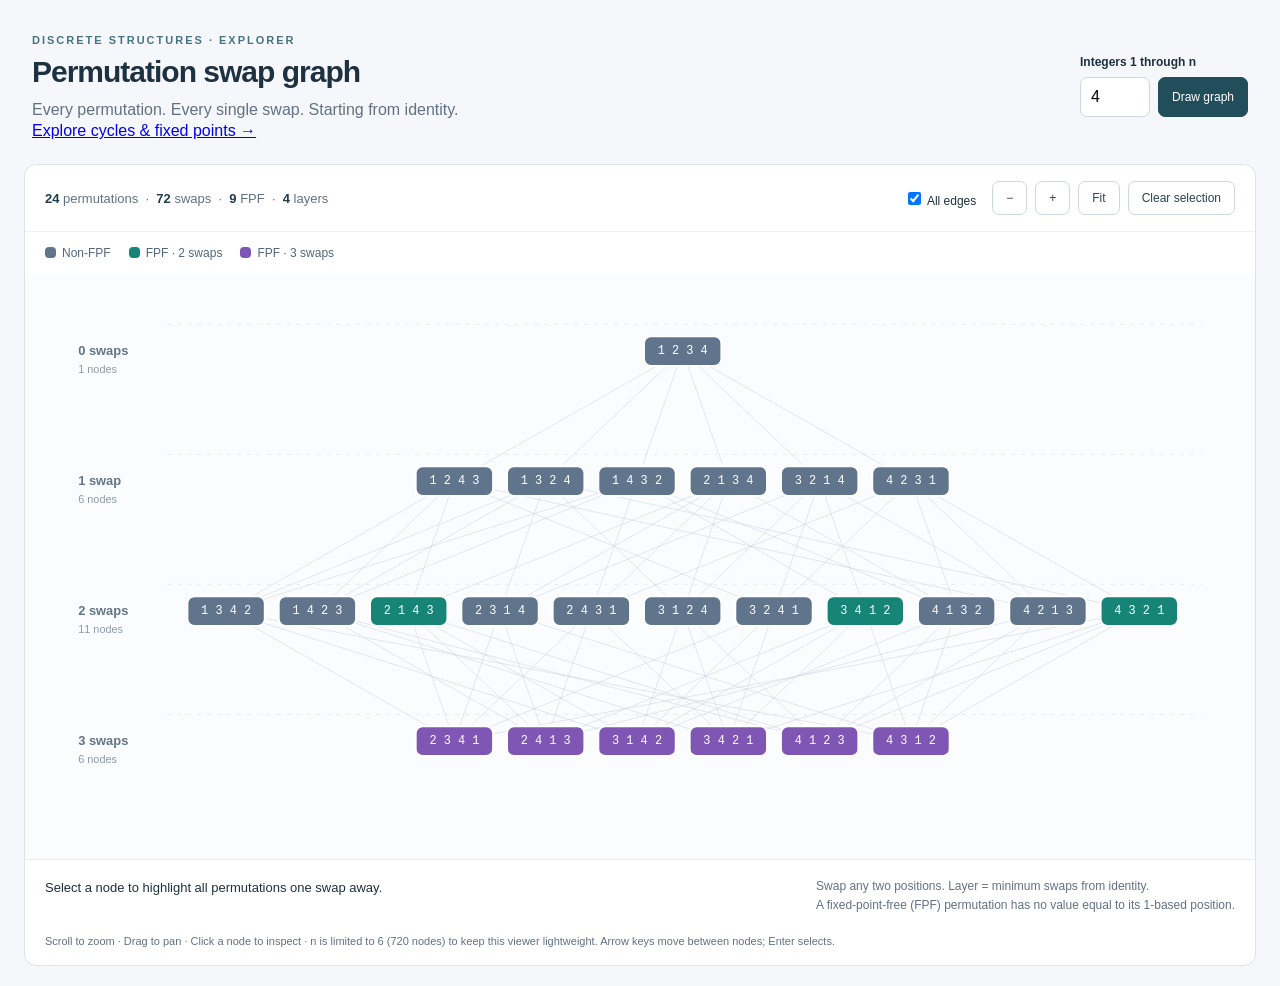
<file: fpf/index.html>
<!doctype html>
<html lang="en">
<head>
  <meta charset="utf-8">
  <meta name="viewport" content="width=device-width, initial-scale=1">
  <title>Permutation swap graph</title>
  <link rel="stylesheet" href="style.css">
</head>
<body>
  <header>
    <div><p class="eyebrow">DISCRETE STRUCTURES · EXPLORER</p><h1>Permutation swap graph</h1><p>Every permutation. Every single swap. Starting from identity.</p><a href="cycles.html">Explore cycles &amp; fixed points →</a></div>
    <form id="controls"><label for="size">Integers 1 through n</label><div class="input-row"><input id="size" type="number" min="1" max="6" value="4" required><button>Draw graph</button></div></form>
  </header>
  <main>
    <section class="toolbar" aria-label="Graph controls"><div id="stats"></div><div class="tools"><label><input id="edges" type="checkbox" checked> All edges</label><button id="zoom-out" title="Zoom out" aria-label="Zoom out">−</button><button id="zoom-in" title="Zoom in" aria-label="Zoom in">+</button><button id="fit">Fit</button><button id="clear">Clear selection</button></div></section>
    <div id="legend" class="legend"></div>
    <div id="viewport"><svg id="graph" role="img" aria-label="Permutations arranged by minimum swap distance"></svg></div>
    <section class="bottom"><div id="selection" aria-live="polite">Select a node to highlight all permutations one swap away.</div><p>Swap any two positions. Layer = minimum swaps from identity.<br>A fixed-point-free (FPF) permutation has no value equal to its 1-based position.</p></section>
    <p class="note">Scroll to zoom · Drag to pan · Click a node to inspect · n is limited to 6 (720 nodes) to keep this viewer lightweight. Arrow keys move between nodes; Enter selects.</p>
  </main>
  <script src="graph.js"></script><script src="app.js"></script>
</body>
</html>
</file>
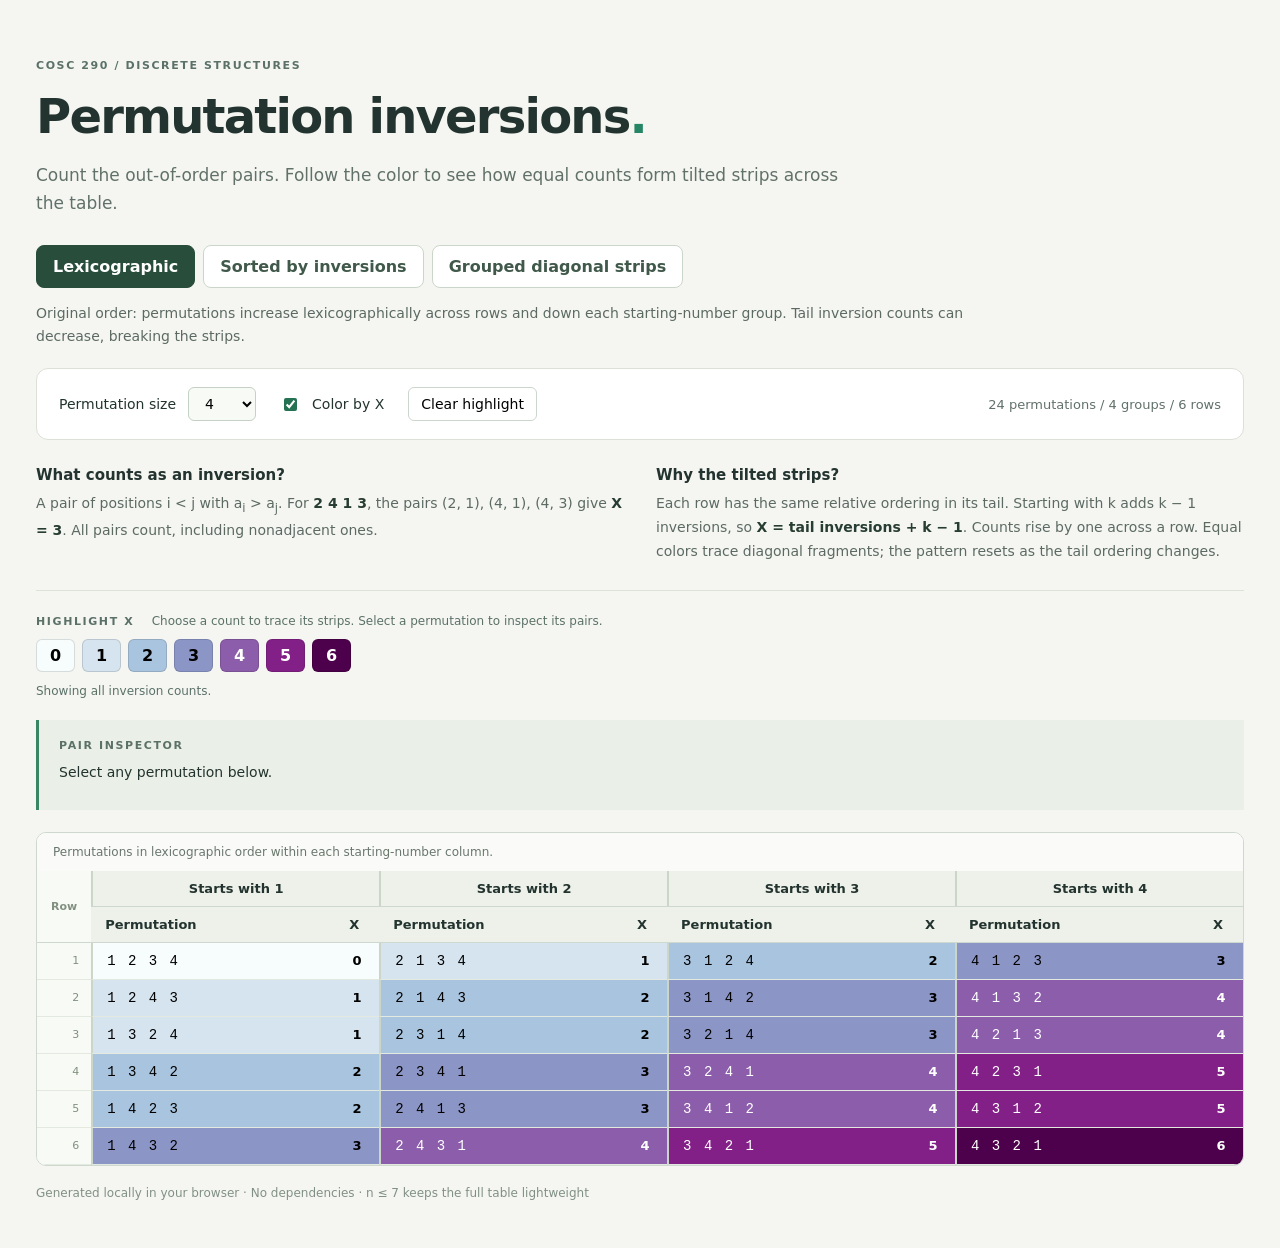
<file: pair_inversions/index.html>
<!doctype html>
<html lang="en">
<head>
  <meta charset="utf-8">
  <meta name="viewport" content="width=device-width, initial-scale=1">
  <title>Permutation inversions</title>
  <link rel="stylesheet" href="style.css">
  <script src="app.js" defer></script>
</head>
<body>
<main>
  <header><p class="eyebrow">COSC 290 / DISCRETE STRUCTURES</p><h1>Permutation inversions<span>.</span></h1>
  <p class="intro">Count the out-of-order pairs. Follow the color to see how equal counts form tilted strips across the table.</p></header>
  <nav class="view-tabs" aria-label="Table arrangement">
    <button type="button" data-view="lex" aria-pressed="true">Lexicographic</button>
    <button type="button" data-view="sorted" aria-pressed="false">Sorted by inversions</button>
    <button type="button" data-view="grouped" aria-pressed="false">Grouped diagonal strips</button>
  </nav>
  <p id="view-description"></p>
  <section class="toolbar" aria-label="Table controls">
    <label>Permutation size <select id="size"><option>2</option><option>3</option><option selected>4</option><option>5</option><option>6</option><option>7</option></select></label>
    <label class="check"><input type="checkbox" id="colors" checked> Color by X</label>
    <button id="clear" type="button">Clear highlight</button><span id="stats"></span>
  </section>
  <section class="explanation"><div><h2>What counts as an inversion?</h2><p>A pair of positions i &lt; j with a<sub>i</sub> &gt; a<sub>j</sub>. For <strong>2 4 1 3</strong>, the pairs (2, 1), (4, 1), (4, 3) give <strong>X = 3</strong>. All pairs count, including nonadjacent ones.</p></div>
  <div><h2>Why the tilted strips?</h2><p>Each row has the same relative ordering in its tail. Starting with k adds k − 1 inversions, so <strong>X = tail inversions + k − 1</strong>. Counts rise by one across a row. Equal colors trace diagonal fragments; the pattern resets as the tail ordering changes.</p></div></section>
  <section class="legend-section" aria-label="Highlight an inversion count"><p class="hint">HIGHLIGHT X <span>Choose a count to trace its strips. Select a permutation to inspect its pairs.</span></p><div id="legend"></div><p id="filter-status" aria-live="polite"></p></section>
  <section id="detail" aria-live="polite"><span class="detail-label">PAIR INSPECTOR</span><p>Select any permutation below.</p></section>
  <div class="table-wrap"><table id="permutations"><caption>Permutations in lexicographic order within each starting-number column.</caption><thead></thead><tbody></tbody></table></div>
  <footer>Generated locally in your browser · No dependencies · n ≤ 7 keeps the full table lightweight</footer>
</main>
</body>
</html>
</file>
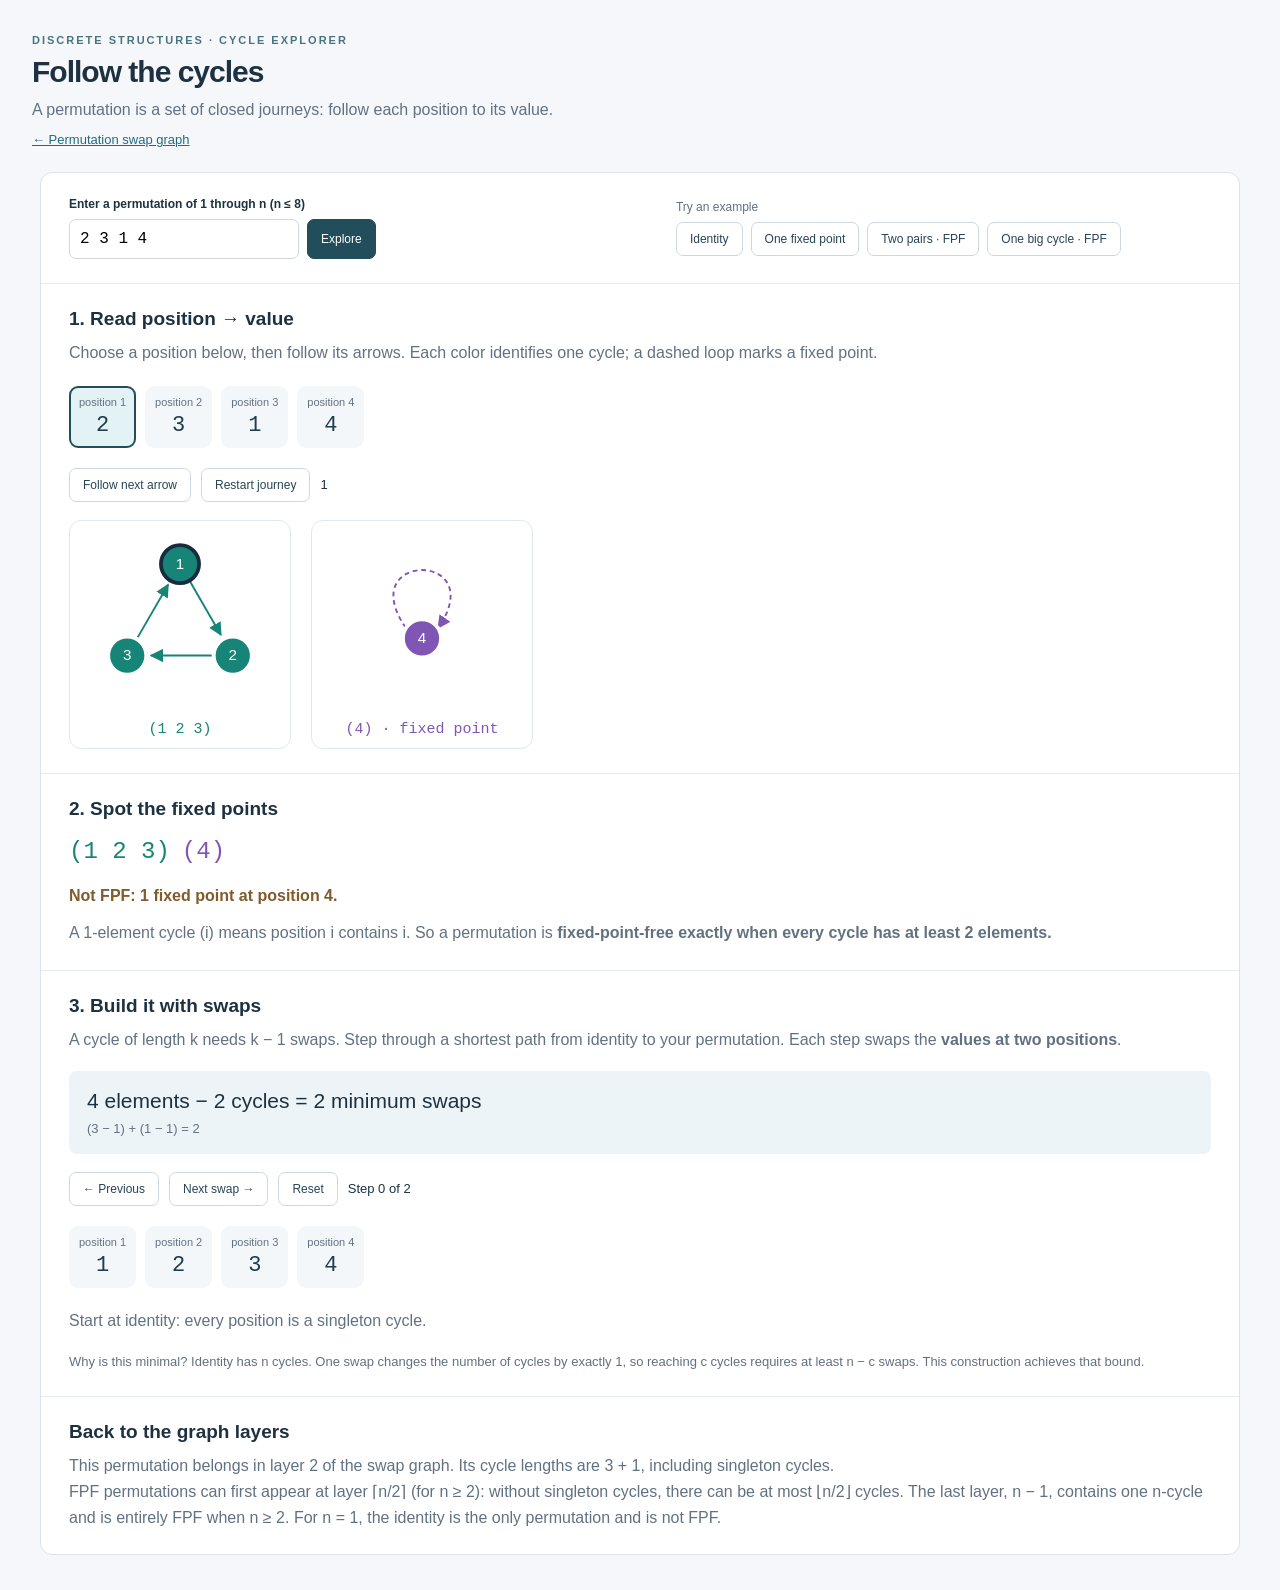
<file: fpf/cycles.html>
<!doctype html>
<html lang="en">
<head><meta charset="utf-8"><meta name="viewport" content="width=device-width, initial-scale=1"><title>Cycles &amp; fixed points</title><link rel="stylesheet" href="style.css"><link rel="stylesheet" href="cycles.css"></head>
<body>
<header><div><p class="eyebrow">DISCRETE STRUCTURES · CYCLE EXPLORER</p><h1>Follow the cycles</h1><p>A permutation is a set of closed journeys: follow each position to its value.</p><a href="index.html">← Permutation swap graph</a></div></header>
<main class="cycle-main">
 <section class="cycle-controls"><form id="permutation-form"><label for="permutation">Enter a permutation of 1 through n (n ≤ 8)</label><div class="input-row"><input id="permutation" value="2 3 1 4" aria-describedby="error"><button>Explore</button></div><p id="error" role="alert"></p></form><div class="examples"><span>Try an example</span><button data-values="1 2 3 4">Identity</button><button data-values="2 3 1 4">One fixed point</button><button data-values="2 1 4 3">Two pairs · FPF</button><button data-values="2 3 4 1">One big cycle · FPF</button></div></section>
 <section class="cycle-section"><h2>1. Read position → value</h2><p>Choose a position below, then follow its arrows. Each color identifies one cycle; a dashed loop marks a fixed point.</p><div id="mapping" class="mapping"></div><div class="trace-tools"><button id="next-arrow">Follow next arrow</button><button id="reset-trace">Restart journey</button><span id="trace" aria-live="polite"></span></div><div id="cycle-diagrams" class="cycle-diagrams"></div></section>
 <section class="cycle-section"><h2>2. Spot the fixed points</h2><div id="notation" class="notation"></div><p id="fpf-result" class="result" aria-live="polite"></p><p>A 1-element cycle (i) means position i contains i. So a permutation is <strong>fixed-point-free exactly when every cycle has at least 2 elements.</strong></p></section>
 <section class="cycle-section"><h2>3. Build it with swaps</h2><p>A cycle of length k needs k − 1 swaps. Step through a shortest path from identity to your permutation. Each step swaps the <strong>values at two positions</strong>.</p><div id="formula" class="formula"></div><div class="trace-tools"><button id="previous-swap">← Previous</button><button id="next-swap">Next swap →</button><button id="reset-swaps">Reset</button><span id="step-status" aria-live="polite"></span></div><div id="swap-state" class="mapping"></div><p id="swap-caption" aria-live="polite"></p><p class="explanation">Why is this minimal? Identity has n cycles. One swap changes the number of cycles by exactly 1, so reaching c cycles requires at least n − c swaps. This construction achieves that bound.</p></section>
 <section class="cycle-section"><h2>Back to the graph layers</h2><p id="layer-result"></p><p>FPF permutations can first appear at layer ⌈n/2⌉ (for n ≥ 2): without singleton cycles, there can be at most ⌊n/2⌋ cycles. The last layer, n − 1, contains one n-cycle and is entirely FPF when n ≥ 2. For n = 1, the identity is the only permutation and is not FPF.</p></section>
</main><script src="cycles-model.js"></script><script src="cycles.js"></script></body></html>
</file>
<file: fpf/style.css>
:root{font-family:Inter,Segoe UI,Arial,sans-serif;color:#1d3140;background:#f5f7fa;font-synthesis:none}*{box-sizing:border-box}body{margin:0}header{max-width:1600px;margin:auto;padding:32px 32px 24px;display:flex;justify-content:space-between;align-items:center;gap:24px}h1{font-size:30px;letter-spacing:-1px;margin:5px 0 8px}p{margin:0;color:#627182;line-height:1.6}.eyebrow{font-size:11px;letter-spacing:2px;font-weight:700;color:#487480}form label{display:block;font-size:12px;font-weight:650;margin-bottom:8px}.input-row{display:flex;gap:8px}input[type=number]{width:70px;padding:10px;border:1px solid #ced7df;border-radius:7px;font:inherit}button{border:1px solid #cdd7df;background:white;color:#294454;padding:9px 13px;border-radius:7px;cursor:pointer;font:inherit;font-size:12px}form button{background:#214e5a;color:white;border-color:#214e5a}button:hover{filter:brightness(.94)}button:focus-visible,input:focus-visible{outline:3px solid #61a4df;outline-offset:3px}main{margin:0 24px 20px;background:white;border:1px solid #dce3e9;border-radius:12px;overflow:hidden}.toolbar{display:flex;align-items:center;justify-content:space-between;gap:15px;padding:16px 20px;border-bottom:1px solid #edf0f4}#stats{font-size:13px;color:#627182}#stats strong{color:#203e4d}.tools{display:flex;align-items:center;gap:8px}.tools label{font-size:12px;margin-right:8px}.legend{display:flex;flex-wrap:wrap;gap:18px;padding:14px 20px;font-size:12px;color:#526679}.swatch{display:inline-block;width:11px;height:11px;border-radius:4px;margin-right:6px;vertical-align:-1px}#viewport{height:clamp(430px,65vh,900px);background:#fbfcfe;overflow:hidden;touch-action:none;cursor:grab}#viewport:active{cursor:grabbing}svg{display:block;width:100%;height:100%}.edge{stroke:#c6d1dd;stroke-width:1;opacity:.5;fill:none;pointer-events:none}.edge.active{stroke:#264e70;stroke-width:2;opacity:.85}.node{cursor:pointer;outline:none}.node rect{stroke:white;stroke-width:2}.node text{font-size:12px;font-family:Consolas,monospace;fill:white;pointer-events:none}.node.selected rect,.node:focus-visible rect{stroke:#142b3b;stroke-width:3}.node.dim{opacity:.16}.edge.dim{opacity:.035}.layer-label{fill:#617687;font-size:13px;font-weight:600}.layer-count{fill:#8c9ba8;font-size:11px}.layer-line{stroke:#e7ecf2;stroke-dasharray:4 6}.bottom{border-top:1px solid #e5ebf1;padding:17px 20px;display:flex;justify-content:space-between;gap:24px;font-size:13px}.bottom p{font-size:12px;max-width:460px}#selection{line-height:1.7}.note{font-size:11px;padding:0 20px 15px}@media(max-width:750px){header{padding:22px;align-items:start;flex-direction:column}main{margin:0 10px 12px}.toolbar,.bottom{align-items:start;flex-direction:column}.tools{flex-wrap:wrap}h1{font-size:26px}}
</file>
<file: pair_inversions/style.css>
:root{font-family:Inter,Segoe UI,system-ui,sans-serif;color:#23332f;background:#f5f6f2;font-synthesis:none}*{box-sizing:border-box}body{margin:0}main{max-width:1450px;margin:auto;padding:48px 36px}header{max-width:820px}.eyebrow,.hint,.detail-label{font-size:11px;font-weight:750;letter-spacing:1.6px;color:#5b7168}h1{font-size:clamp(30px,4vw,48px);letter-spacing:-1.8px;margin:16px 0}h1 span{color:#258564}.intro{font-size:17px;line-height:1.65;color:#617169;margin-bottom:28px}.toolbar{display:flex;flex-wrap:wrap;align-items:center;gap:24px;padding:18px 22px;border:1px solid #dbe1d7;background:white;border-radius:12px;font-size:14px}.toolbar label{display:flex;align-items:center;gap:12px}select,button{font:inherit}select{padding:7px 25px 7px 12px;border:1px solid #c5d0c6;border-radius:6px;background:#f8faf6}button{cursor:pointer}#clear{border:1px solid #ccd6cd;background:white;border-radius:6px;padding:8px 12px}input{accent-color:#257153}#stats{margin-left:auto;color:#617169;font-size:13px}.explanation{display:grid;grid-template-columns:1fr 1fr;gap:32px;margin:26px 0}h2{font-size:15px;margin:0 0 8px}.explanation p{font-size:14px;line-height:1.7;margin:0;color:#5c6a63}strong{color:#273c32}.legend-section{border-top:1px solid #dce2d8;padding-top:12px}.hint span{font-size:12px;font-weight:400;letter-spacing:0;margin-left:12px}#legend{display:flex;gap:7px;flex-wrap:wrap}#legend button{width:39px;height:33px;border:1px solid #0002;border-radius:6px;color:#23332f;font-weight:650}#legend button[aria-pressed=true]{outline:3px solid #253e32;outline-offset:2px}#filter-status{min-height:18px;font-size:12px;color:#5b7168}#detail{border-left:3px solid #398664;background:#eaf0e7;padding:14px 20px;margin:18px 0 22px;min-height:90px}#detail p{margin:8px 0 0;font-size:14px;line-height:1.7}.table-wrap{overflow:auto;max-height:72vh;border:1px solid #cfd8ce;border-radius:10px;background:white}table{border-collapse:separate;border-spacing:0;width:100%;font-size:13px;white-space:nowrap}caption{text-align:left;padding:12px 16px;color:#69766d;font-size:12px;background:#fafbf8}thead{position:sticky;top:0;z-index:1}th{background:#edf1e9;text-align:left;padding:10px 14px;border-bottom:1px solid #cfd8ce}th.group{text-align:center;border-left:2px solid #ccd6c8}td{padding:5px 12px;border-bottom:1px solid #e4e9e0;transition:opacity .15s}td.rank,th.rank{color:#829080;background:#f8faf5;text-align:right;font-size:11px;width:40px}td.perm{border-left:2px solid #ccd6c8}td.count{text-align:center;font-weight:750;width:44px}td button{font-family:Consolas,ui-monospace,monospace;letter-spacing:2px;font-size:14px;color:inherit;background:transparent;border:0;border-radius:3px;padding:5px 2px;width:100%;text-align:left}td button:hover{background:#ffffff80}td.selected{box-shadow:inset 0 0 0 2px #254b37}td.dim{opacity:.19}button:focus-visible,select:focus-visible{outline:3px solid #216b50;outline-offset:2px}footer{font-size:12px;color:#819084;margin-top:20px}@media(max-width:700px){main{padding:28px 16px}.explanation{grid-template-columns:1fr;gap:18px}.toolbar{gap:15px}#stats{margin-left:0;width:100%}.hint span{display:block;margin:8px 0}td,th{padding-left:9px;padding-right:9px}}
.view-tabs{display:flex;flex-wrap:wrap;gap:8px;margin:24px 0 12px}.view-tabs button{padding:11px 16px;border:1px solid #cbd6ca;border-radius:8px;background:#fff;color:#40594b;font-weight:600}.view-tabs button[aria-pressed=true]{background:#284e3b;color:white;border-color:#284e3b}#view-description{font-size:14px;line-height:1.65;color:#5c6a63;max-width:960px;min-height:46px;margin-bottom:20px}.grouped td.perm{padding:9px 12px;vertical-align:top}.cell-total{font-size:10px;color:#455c4e;margin-bottom:5px}.cell-list{height:102px;overflow-y:auto;min-width:130px;scrollbar-width:thin}.cell-list button{display:block}.grouped td.count{font-size:18px}.cell-list:focus-visible{outline:2px solid #216b50;outline-offset:2px}
/* Keep labels and interaction outlines readable throughout the sequential scale. */
.cell-total{color:inherit;opacity:.8}td.selected{box-shadow:inset 0 0 0 2px currentColor}td button:hover{background:transparent;box-shadow:inset 0 0 0 1px currentColor}td button:focus-visible,.cell-list:focus-visible{outline-color:currentColor}
</file>
<file: fpf/cycles.css>
a{display:inline-block;color:#216d80;font-size:13px;margin-top:10px}.cycle-main{max-width:1200px;margin:0 auto 32px}.cycle-controls,.cycle-section{padding:24px 28px;border-bottom:1px solid #e5ebf1}.cycle-controls{display:flex;gap:30px;flex-wrap:wrap;justify-content:space-between}#permutation{width:230px;padding:10px;border:1px solid #ced7df;border-radius:7px;font:16px Consolas,monospace}.examples{display:flex;gap:8px;flex-wrap:wrap;align-content:center;max-width:540px}.examples span{width:100%;font-size:12px;color:#627182}#error{color:#b22e43;font-size:13px}h2{font-size:19px;margin:0 0 10px}.mapping{display:flex;gap:9px;flex-wrap:wrap;margin:20px 0}.position{min-width:66px;background:#f4f7fa;border:2px solid transparent;border-radius:9px;padding:8px;text-align:center;color:#627182;font-size:11px}.position strong{display:block;font:22px Consolas,monospace;color:#203e4d;margin-top:5px}.position.active{border-color:#214e5a;background:#e3f2f4}.position.changed{border-color:#cc6b28;background:#fff1e6}.trace-tools{display:flex;gap:10px;align-items:center;flex-wrap:wrap;font-size:13px}.cycle-diagrams{display:flex;flex-wrap:wrap;gap:20px;margin-top:18px}.cycle-card{border:1px solid #e1e7ee;border-radius:12px;padding:10px;text-align:center}.cycle-card p{font:15px Consolas,monospace}.cycle-card svg{width:200px;height:190px}.notation{font:24px Consolas,monospace;margin:18px 0;display:flex;gap:12px;flex-wrap:wrap}.result{font-weight:650;margin-bottom:12px}.formula{padding:18px;background:#edf4f7;border-radius:8px;font-size:21px;margin:18px 0}.formula small{display:block;font-size:13px;color:#627182;margin-top:8px}.explanation{margin-top:18px;font-size:13px}.cycle-section:last-child{border:0}#swap-caption{min-height:26px}@media(max-width:750px){.cycle-main{margin:0 10px 15px}.cycle-section,.cycle-controls{padding:20px}.cycle-card svg{width:180px}}
</file>
